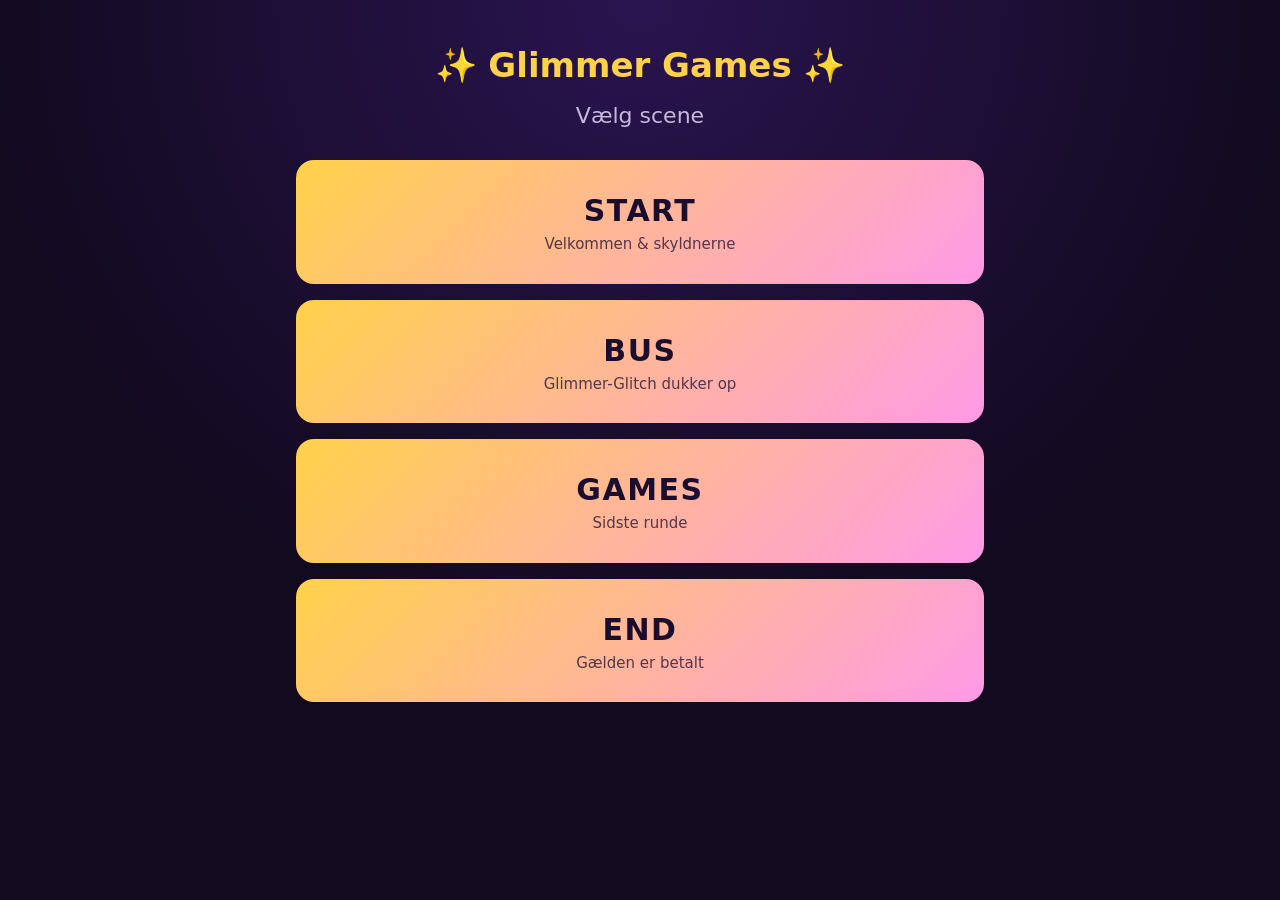
<file: index.html>
<!doctype html>
<html lang="da">
<head>
<meta charset="utf-8">
<meta name="viewport" content="width=device-width, initial-scale=1">
<title>Glimmer Games</title>
<link rel="stylesheet" href="style.css">
</head>
<body>
<main>
  <h1>✨ Glimmer Games ✨</h1>
  <p class="sub">Vælg scene</p>
  <nav class="menu">
    <a href="start.html">Start <small>Velkommen &amp; skyldnerne</small></a>
    <a href="bus.html">Bus <small>Glimmer-Glitch dukker op</small></a>
    <a href="games.html">Games <small>Sidste runde</small></a>
    <a href="end.html">End <small>Gælden er betalt</small></a>
  </nav>
</main>
</body>
</html>
</file>
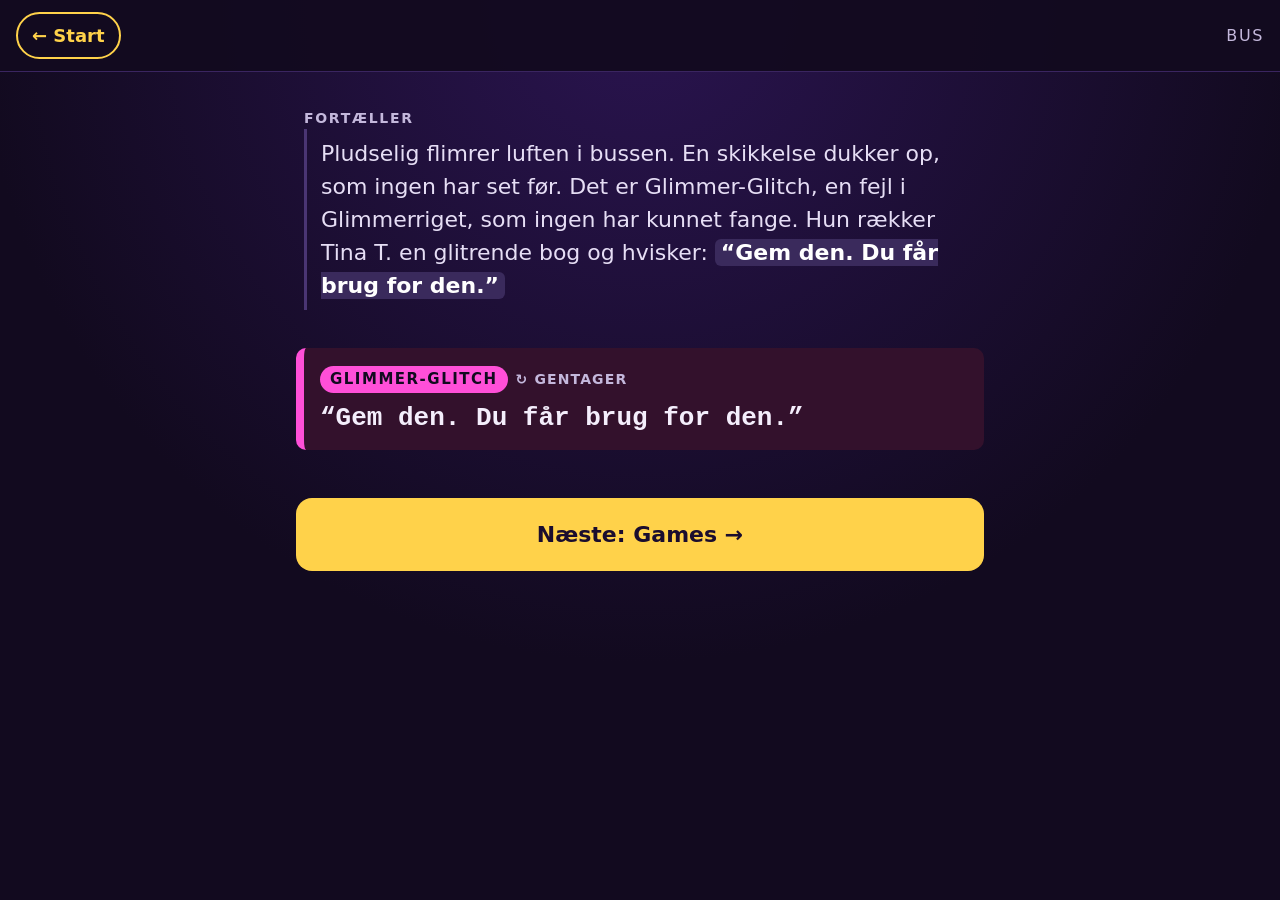
<file: bus.html>
<!doctype html>
<html lang="da">
<head>
<meta charset="utf-8">
<meta name="viewport" content="width=device-width, initial-scale=1">
<title>Bus – Glimmer Games</title>
<link rel="stylesheet" href="style.css">
</head>
<body>
<div class="topbar"><a href="index.html">← Start</a><span>Bus</span></div>
<main>
  <div class="narrator">
    <span class="who">Fortæller</span>
    <p>Pludselig flimrer luften i bussen. En skikkelse dukker op, som ingen har set før. Det er Glimmer-Glitch, en fejl i Glimmerriget, som ingen har kunnet fange. Hun rækker Tina T. en glitrende bog og hvisker: <span class="q">“Gem den. Du får brug for den.”</span></p>
  </div>

  <div class="line glitch">
    <span class="who">Glimmer-Glitch</span><span class="echo">↻ gentager</span>
    <p>“Gem den. Du får brug for den.”</p>
  </div>

  <a class="next" href="games.html">Næste: Games →</a>
</main>
</body>
</html>
</file>
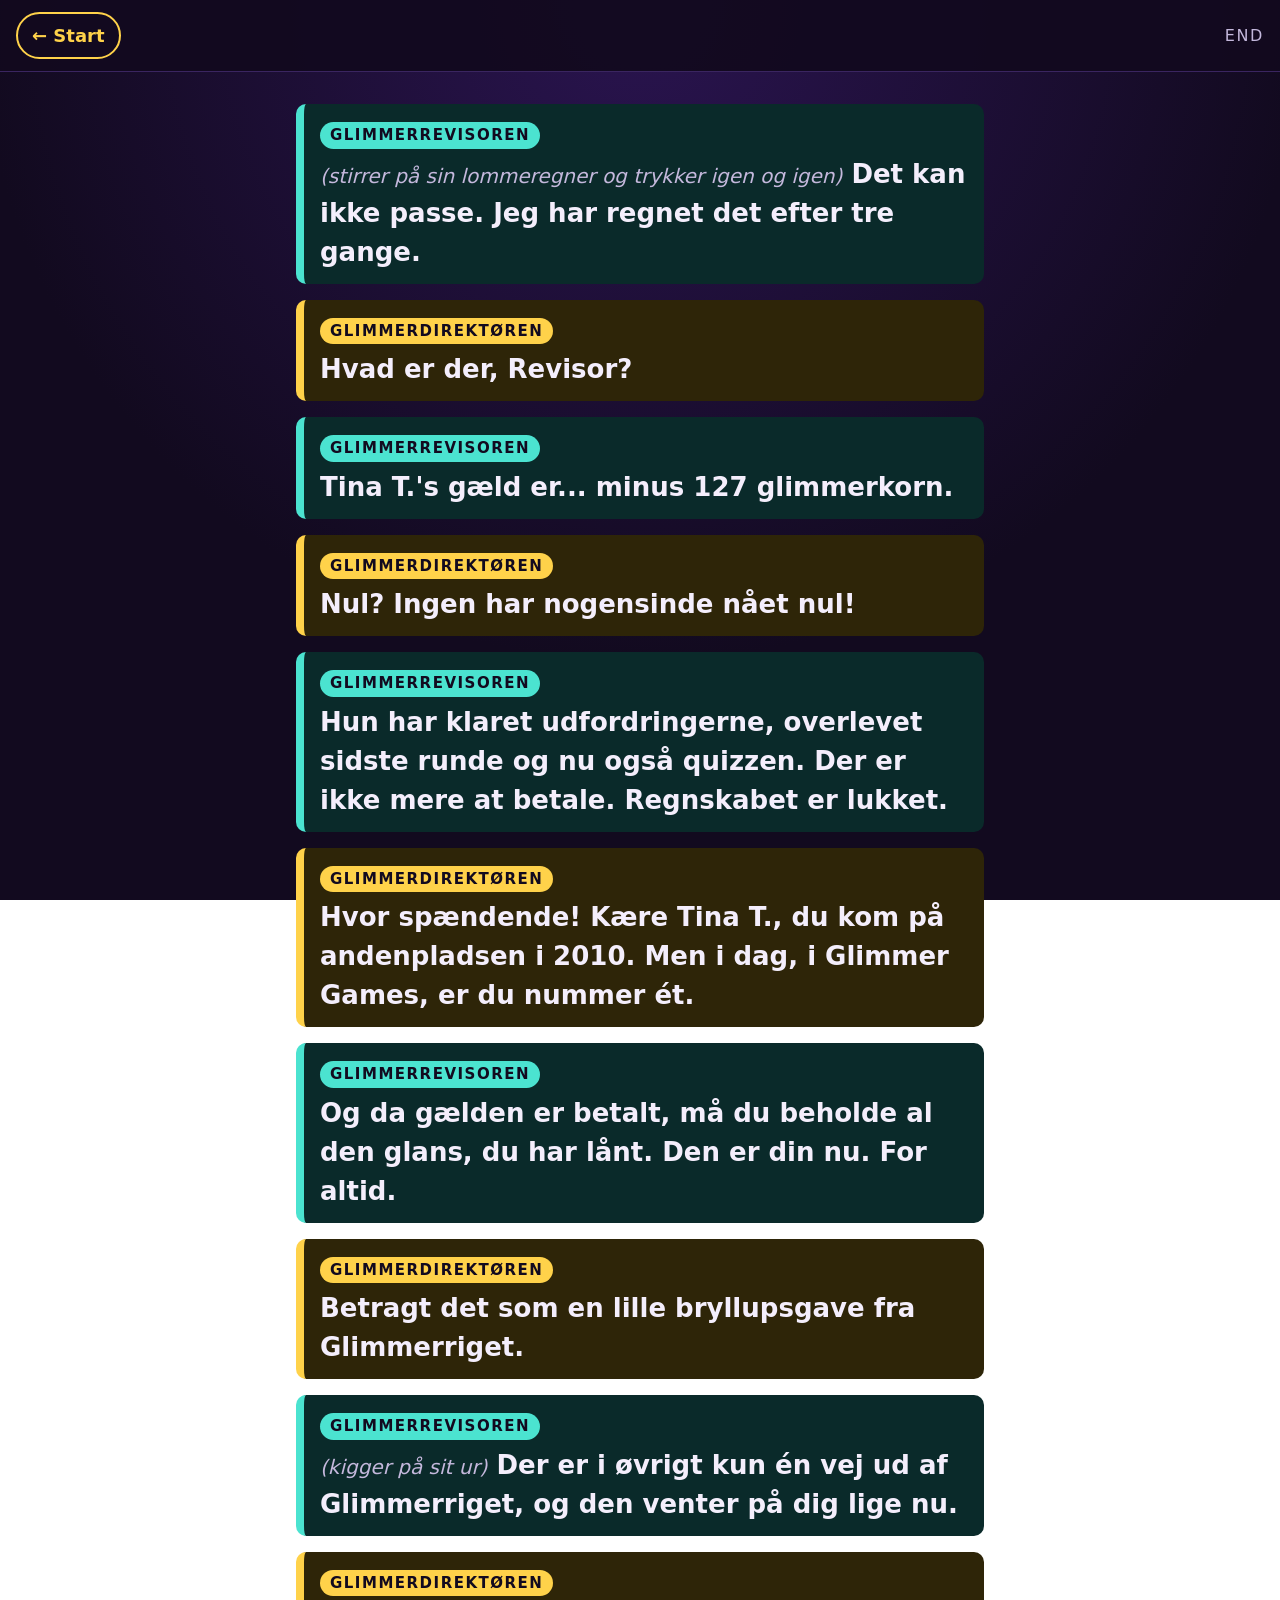
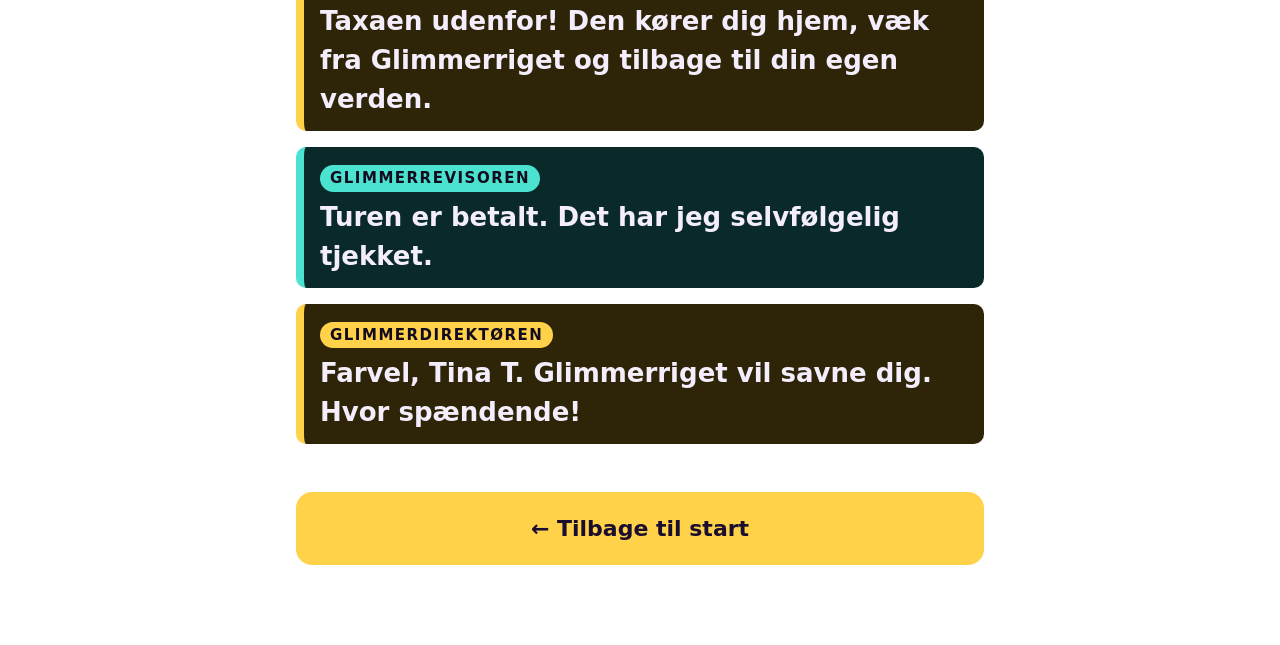
<file: end.html>
<!doctype html>
<html lang="da">
<head>
<meta charset="utf-8">
<meta name="viewport" content="width=device-width, initial-scale=1">
<title>End – Glimmer Games</title>
<link rel="stylesheet" href="style.css">
</head>
<body>
<div class="topbar"><a href="index.html">← Start</a><span>End</span></div>
<main>
  <div class="line revisor"><span class="who">Glimmerrevisoren</span><p><span class="dir">(stirrer på sin lommeregner og trykker igen og igen)</span> Det kan ikke passe. Jeg har regnet det efter tre gange.</p></div>
  <div class="line direktor"><span class="who">Glimmerdirektøren</span><p>Hvad er der, Revisor?</p></div>
  <div class="line revisor"><span class="who">Glimmerrevisoren</span><p>Tina T.'s gæld er... minus 127 glimmerkorn.</p></div>
  <div class="line direktor"><span class="who">Glimmerdirektøren</span><p>Nul? Ingen har nogensinde nået nul!</p></div>
  <div class="line revisor"><span class="who">Glimmerrevisoren</span><p>Hun har klaret udfordringerne, overlevet sidste runde og nu også quizzen. Der er ikke mere at betale. Regnskabet er lukket.</p></div>
  <div class="line direktor"><span class="who">Glimmerdirektøren</span><p>Hvor spændende! Kære Tina T., du kom på andenpladsen i 2010. Men i dag, i Glimmer Games, er du nummer ét.</p></div>
  <div class="line revisor"><span class="who">Glimmerrevisoren</span><p>Og da gælden er betalt, må du beholde al den glans, du har lånt. Den er din nu. For altid.</p></div>
  <div class="line direktor"><span class="who">Glimmerdirektøren</span><p>Betragt det som en lille bryllupsgave fra Glimmerriget.</p></div>
  <div class="line revisor"><span class="who">Glimmerrevisoren</span><p><span class="dir">(kigger på sit ur)</span> Der er i øvrigt kun én vej ud af Glimmerriget, og den venter på dig lige nu.</p></div>
  <div class="line direktor"><span class="who">Glimmerdirektøren</span><p>Taxaen udenfor! Den kører dig hjem, væk fra Glimmerriget og tilbage til din egen verden.</p></div>
  <div class="line revisor"><span class="who">Glimmerrevisoren</span><p>Turen er betalt. Det har jeg selvfølgelig tjekket.</p></div>
  <div class="line direktor"><span class="who">Glimmerdirektøren</span><p>Farvel, Tina T. Glimmerriget vil savne dig. Hvor spændende!</p></div>

  <a class="next" href="index.html">← Tilbage til start</a>
</main>
</body>
</html>
</file>
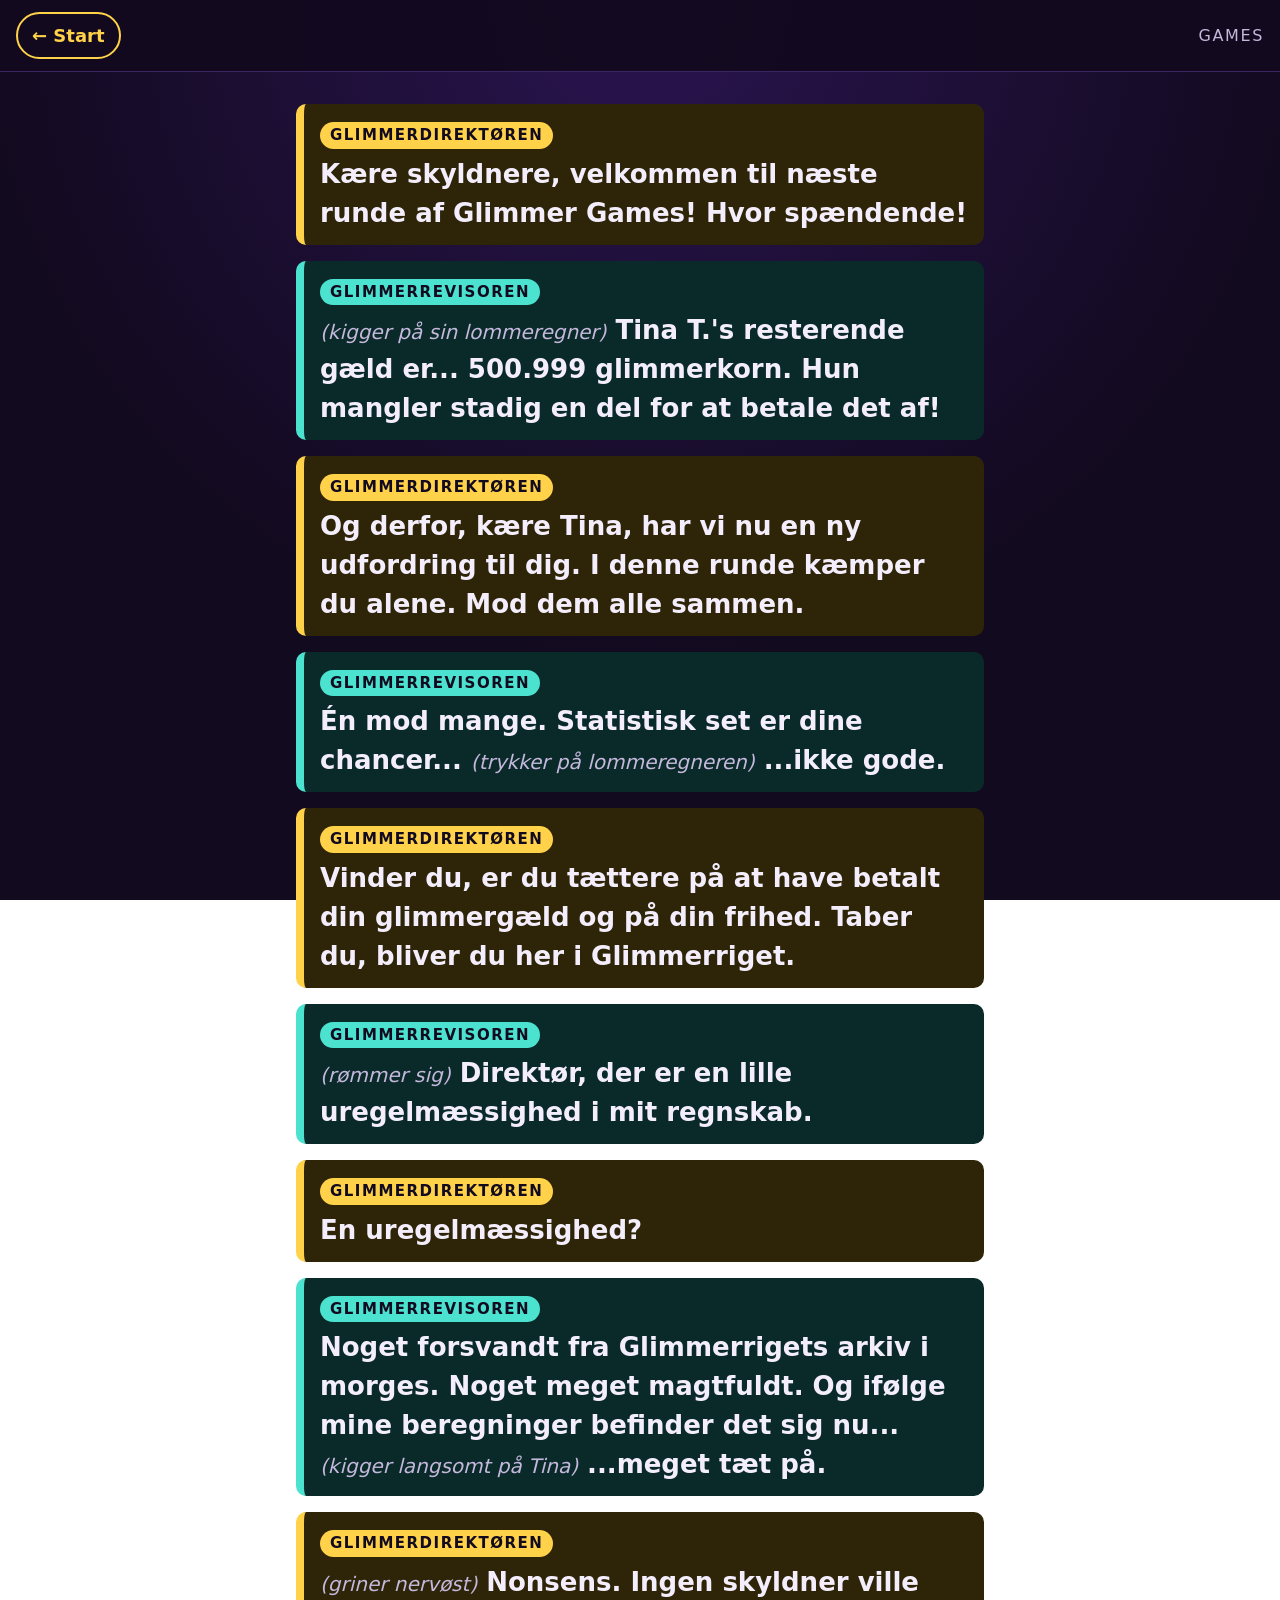
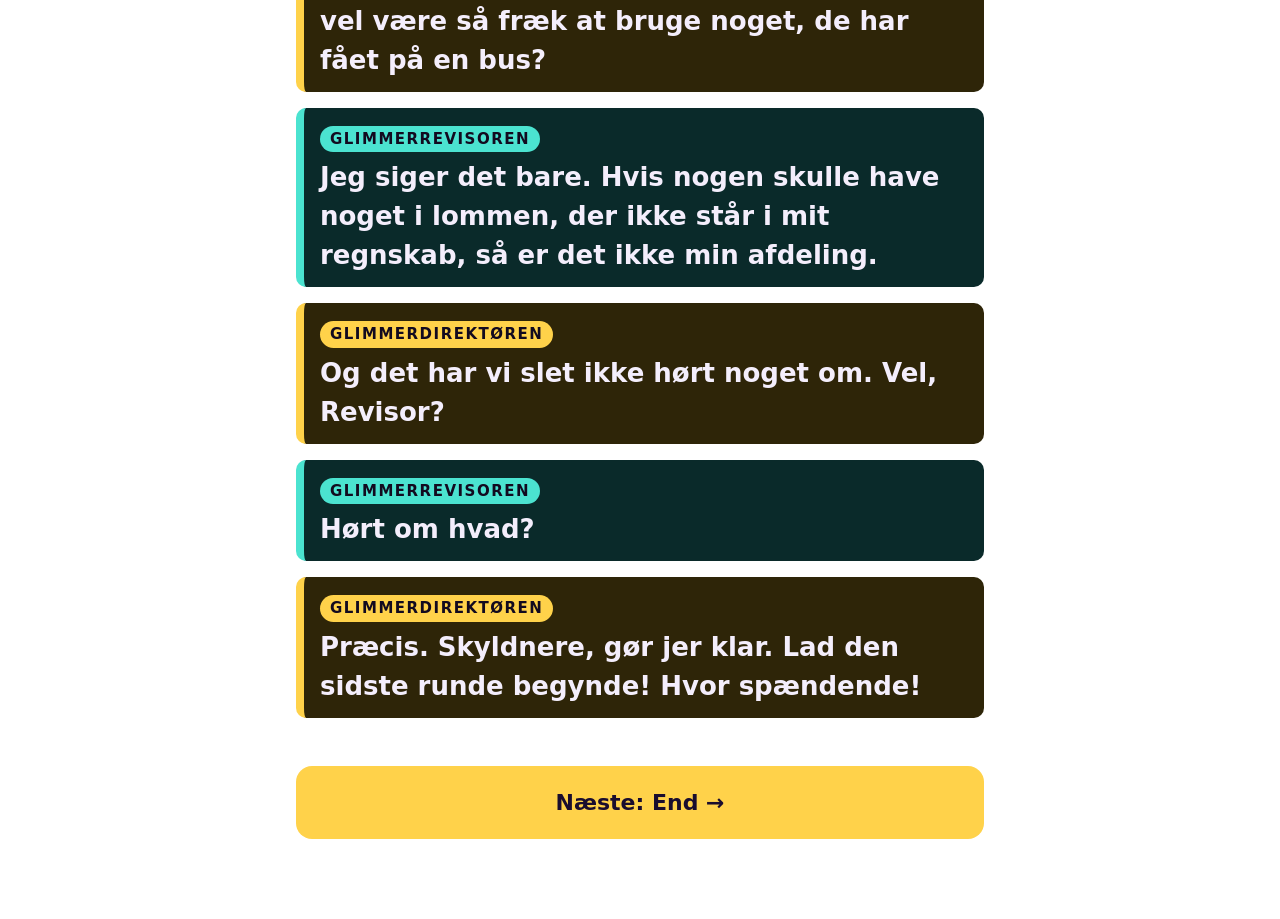
<file: games.html>
<!doctype html>
<html lang="da">
<head>
<meta charset="utf-8">
<meta name="viewport" content="width=device-width, initial-scale=1">
<title>Games – Glimmer Games</title>
<link rel="stylesheet" href="style.css">
</head>
<body>
<div class="topbar"><a href="index.html">← Start</a><span>Games</span></div>
<main>
  <div class="line direktor"><span class="who">Glimmerdirektøren</span><p>Kære skyldnere, velkommen til næste runde af Glimmer Games! Hvor spændende!</p></div>
  <div class="line revisor"><span class="who">Glimmerrevisoren</span><p><span class="dir">(kigger på sin lommeregner)</span> Tina T.'s resterende gæld er... 500.999 glimmerkorn. Hun mangler stadig en del for at betale det af!</p></div>
  <div class="line direktor"><span class="who">Glimmerdirektøren</span><p>Og derfor, kære Tina, har vi nu en ny udfordring til dig. I denne runde kæmper du alene. Mod dem alle sammen.</p></div>
  <div class="line revisor"><span class="who">Glimmerrevisoren</span><p>Én mod mange. Statistisk set er dine chancer... <span class="dir">(trykker på lommeregneren)</span> ...ikke gode.</p></div>
  <div class="line direktor"><span class="who">Glimmerdirektøren</span><p>Vinder du, er du tættere på at have betalt din glimmergæld og på din frihed. Taber du, bliver du her i Glimmerriget.</p></div>
  <div class="line revisor"><span class="who">Glimmerrevisoren</span><p><span class="dir">(rømmer sig)</span> Direktør, der er en lille uregelmæssighed i mit regnskab.</p></div>
  <div class="line direktor"><span class="who">Glimmerdirektøren</span><p>En uregelmæssighed?</p></div>
  <div class="line revisor"><span class="who">Glimmerrevisoren</span><p>Noget forsvandt fra Glimmerrigets arkiv i morges. Noget meget magtfuldt. Og ifølge mine beregninger befinder det sig nu... <span class="dir">(kigger langsomt på Tina)</span> ...meget tæt på.</p></div>
  <div class="line direktor"><span class="who">Glimmerdirektøren</span><p><span class="dir">(griner nervøst)</span> Nonsens. Ingen skyldner ville vel være så fræk at bruge noget, de har fået på en bus?</p></div>
  <div class="line revisor"><span class="who">Glimmerrevisoren</span><p>Jeg siger det bare. Hvis nogen skulle have noget i lommen, der ikke står i mit regnskab, så er det ikke min afdeling.</p></div>
  <div class="line direktor"><span class="who">Glimmerdirektøren</span><p>Og det har vi slet ikke hørt noget om. Vel, Revisor?</p></div>
  <div class="line revisor"><span class="who">Glimmerrevisoren</span><p>Hørt om hvad?</p></div>
  <div class="line direktor"><span class="who">Glimmerdirektøren</span><p>Præcis. Skyldnere, gør jer klar. Lad den sidste runde begynde! Hvor spændende!</p></div>

  <a class="next" href="end.html">Næste: End →</a>
</main>
</body>
</html>
</file>
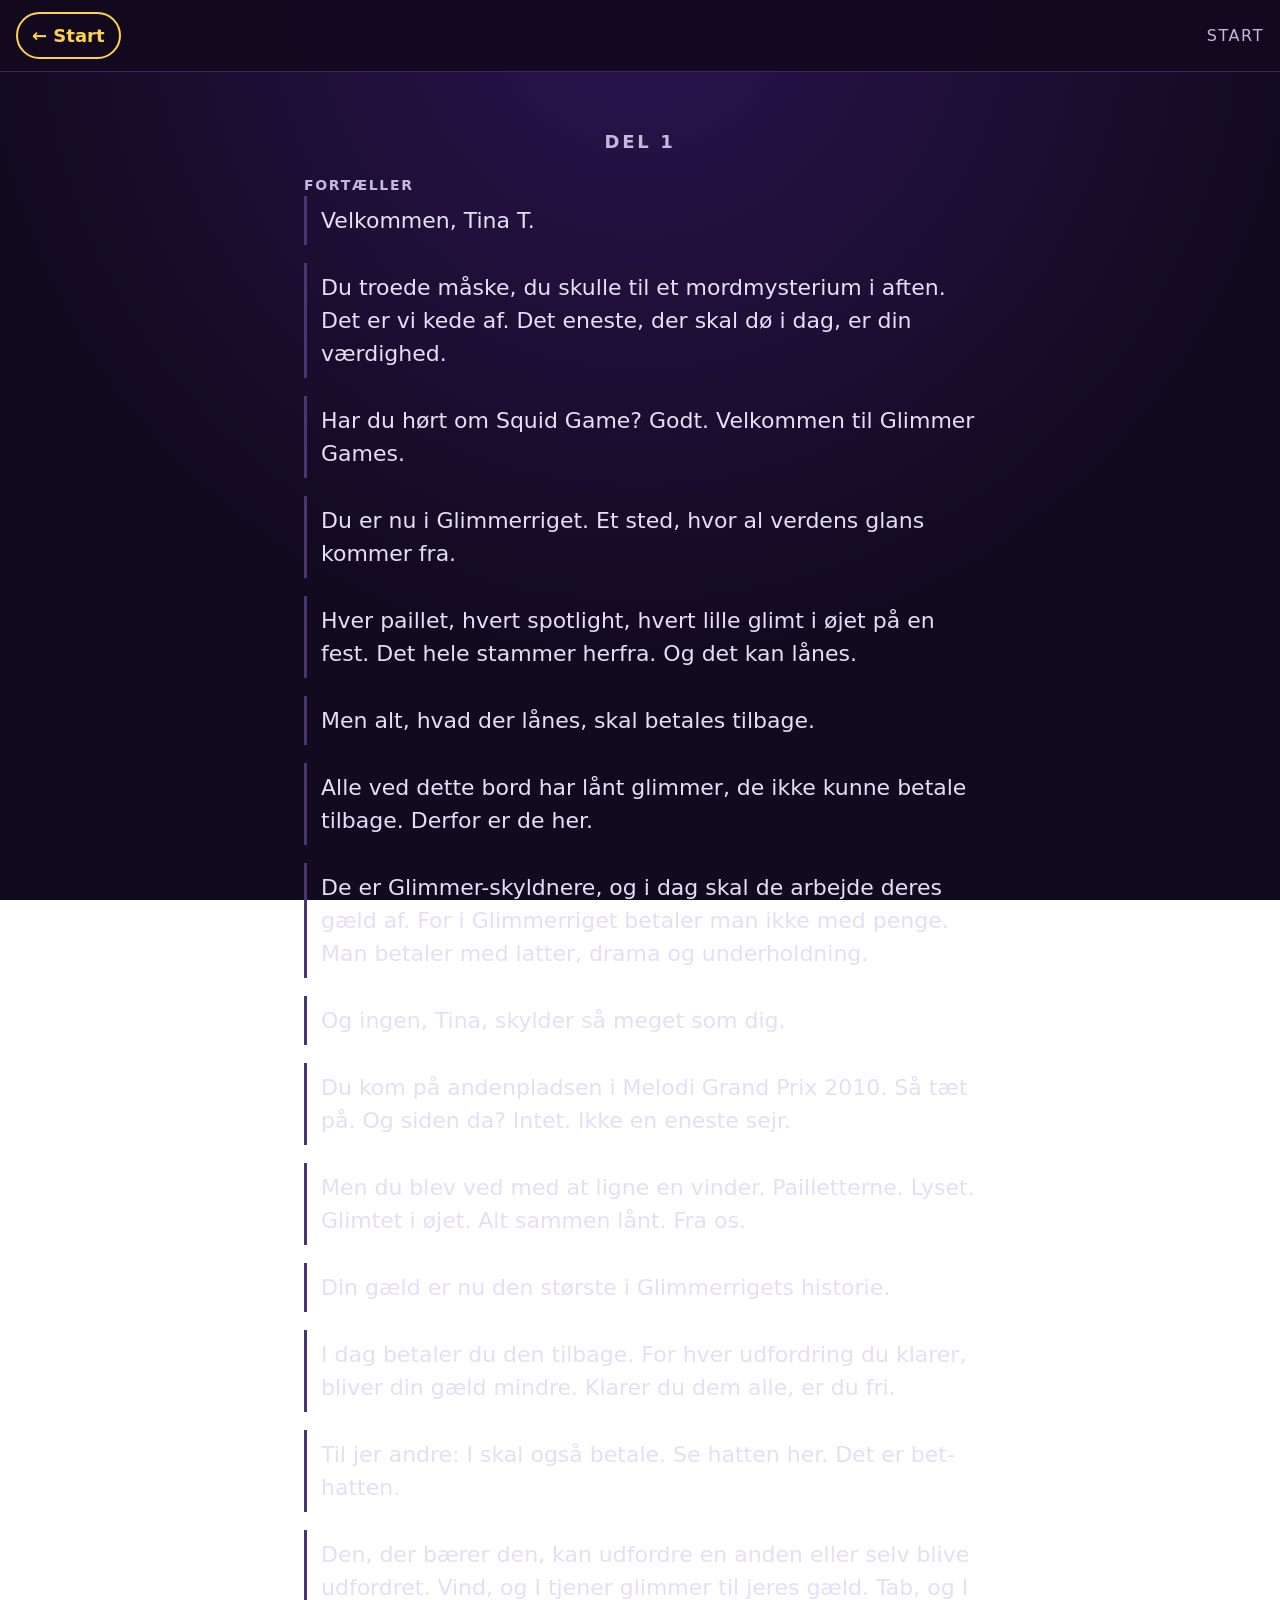
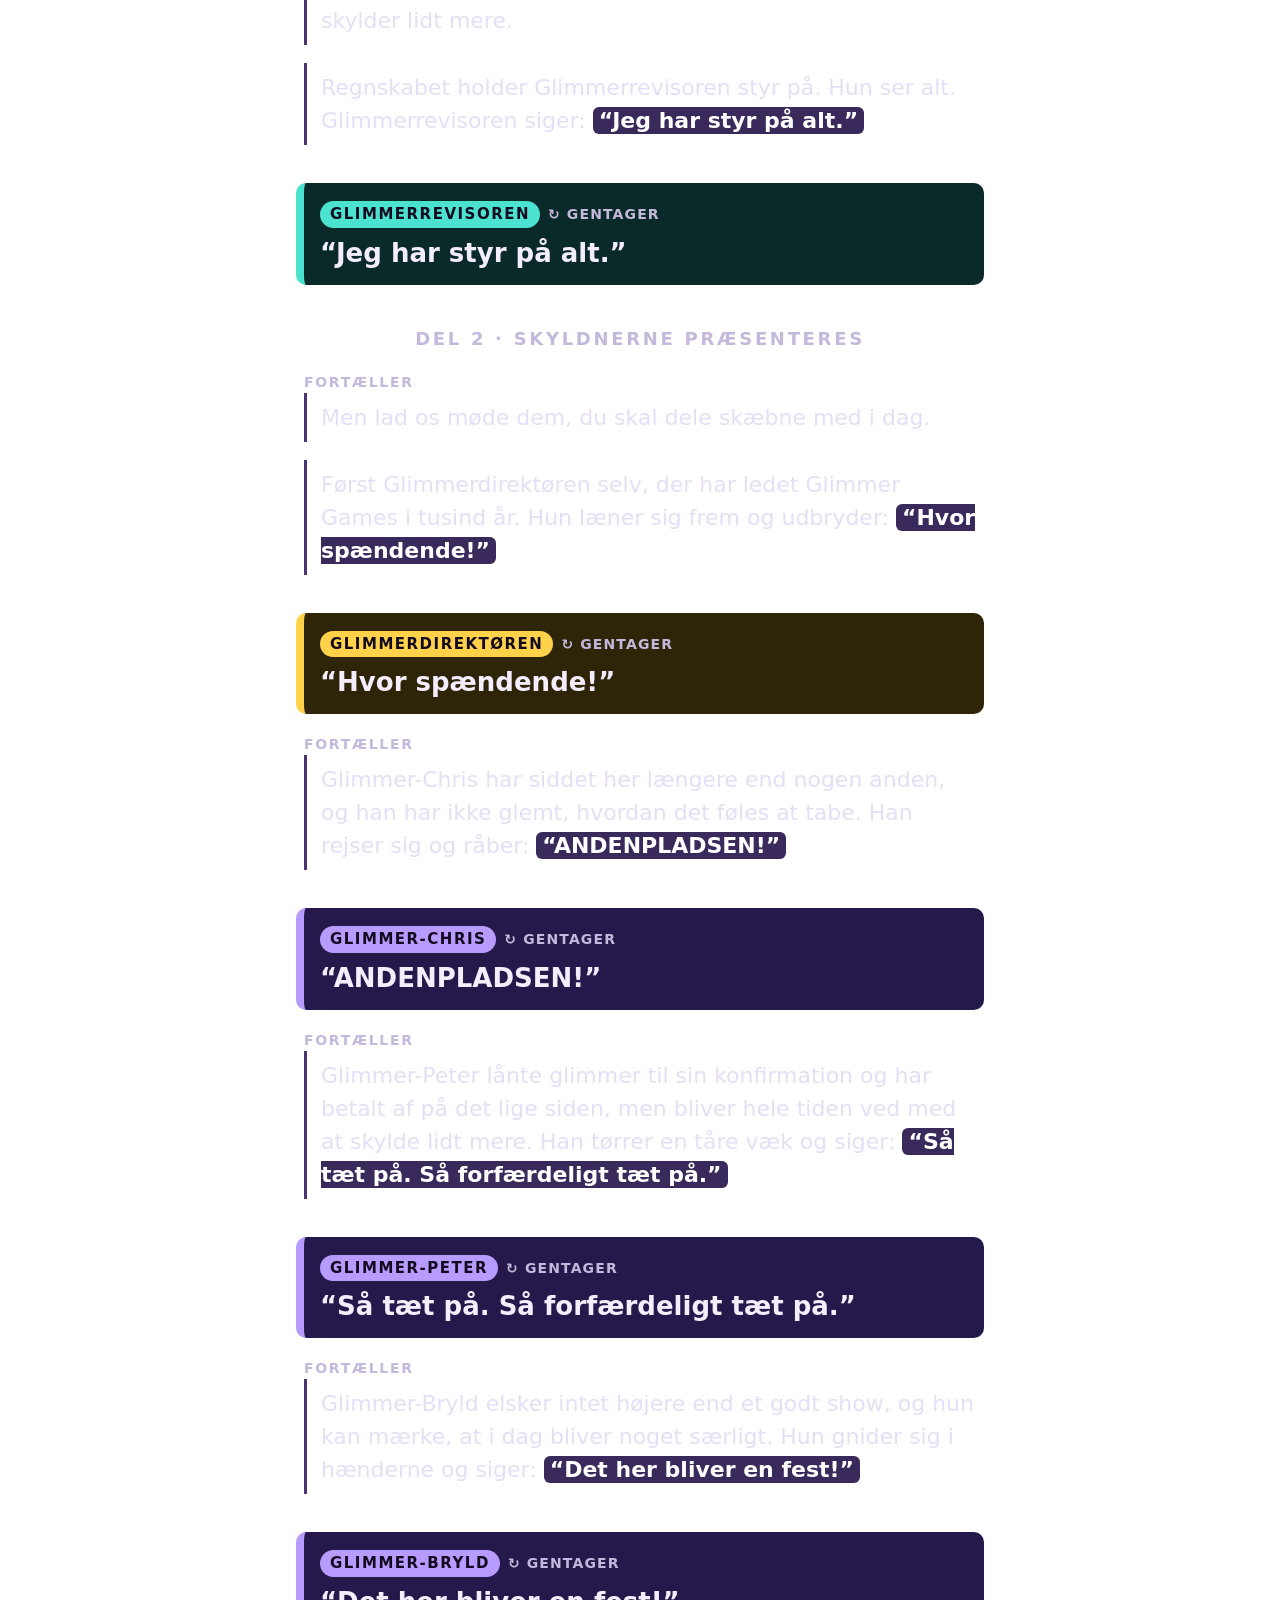
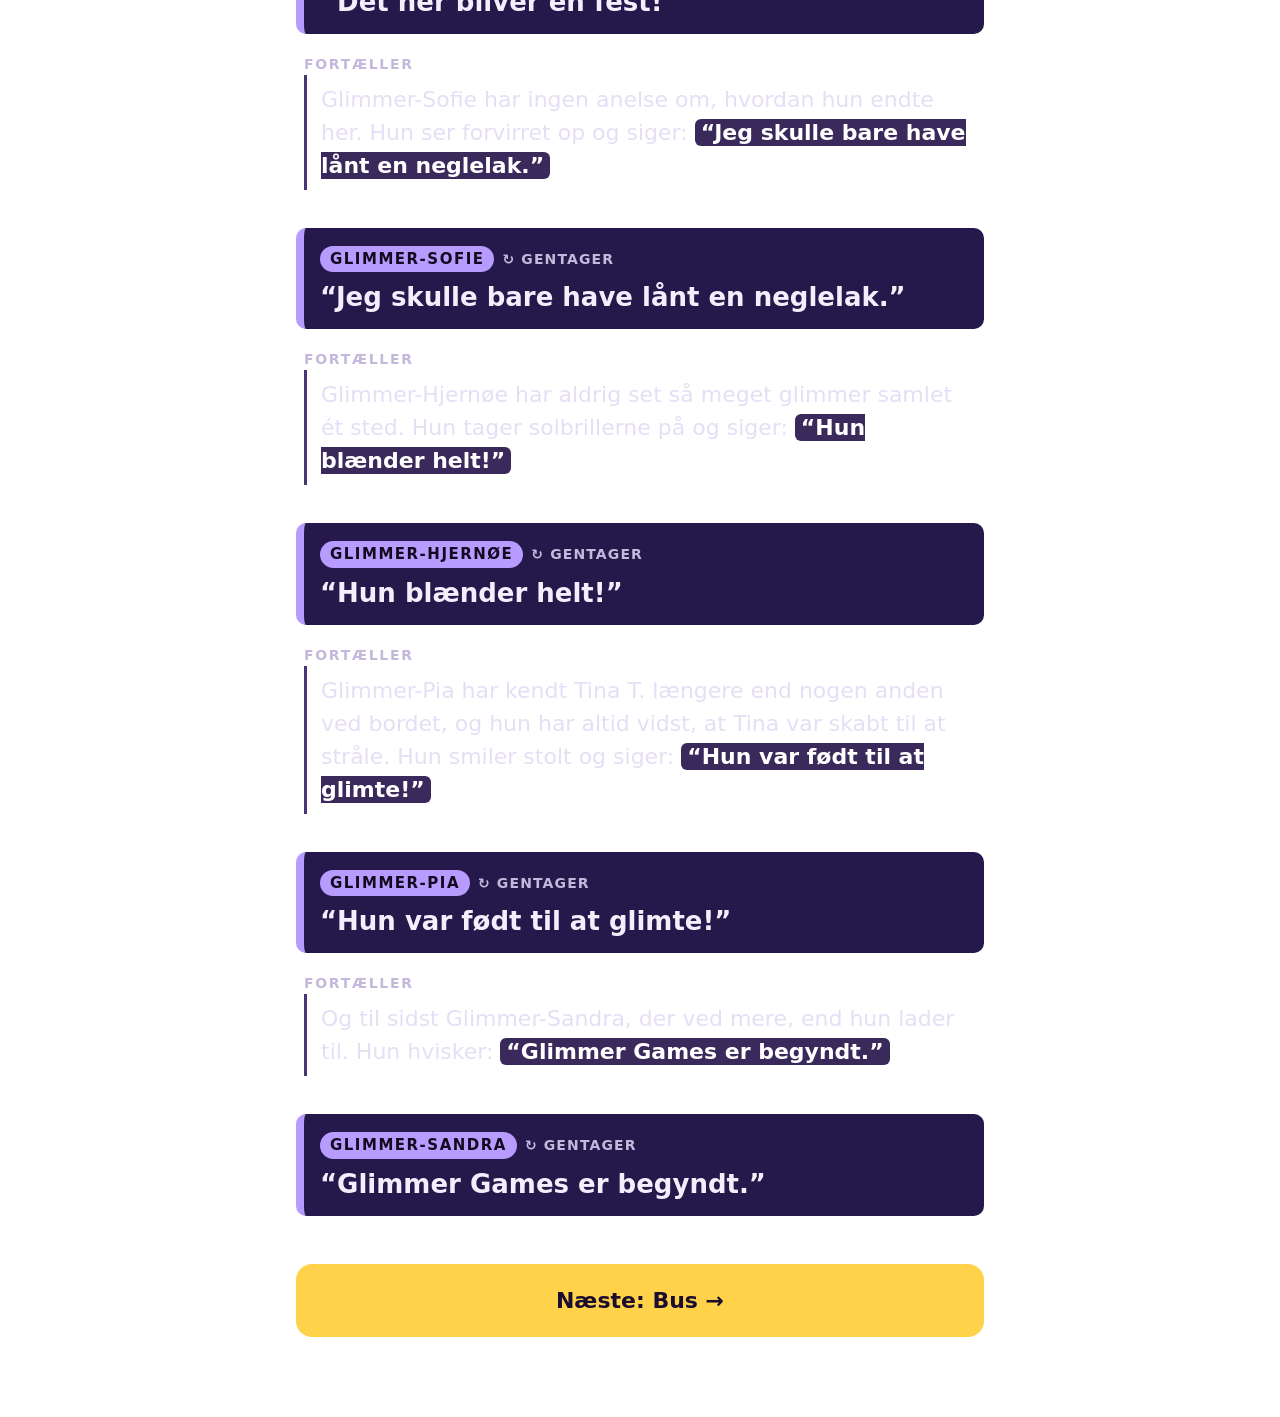
<file: start.html>
<!doctype html>
<html lang="da">
<head>
<meta charset="utf-8">
<meta name="viewport" content="width=device-width, initial-scale=1">
<title>Start – Glimmer Games</title>
<link rel="stylesheet" href="style.css">
</head>
<body>
<div class="topbar"><a href="index.html">← Start</a><span>Start</span></div>
<main>
  <h2>Del 1</h2>

  <div class="narrator">
    <span class="who">Fortæller</span>
    <p>Velkommen, Tina T.</p>
    <p>Du troede måske, du skulle til et mordmysterium i aften. Det er vi kede af. Det eneste, der skal dø i dag, er din værdighed.</p>
    <p>Har du hørt om Squid Game? Godt. Velkommen til Glimmer Games.</p>
    <p>Du er nu i Glimmerriget. Et sted, hvor al verdens glans kommer fra.</p>
    <p>Hver paillet, hvert spotlight, hvert lille glimt i øjet på en fest. Det hele stammer herfra. Og det kan lånes.</p>
    <p>Men alt, hvad der lånes, skal betales tilbage.</p>
    <p>Alle ved dette bord har lånt glimmer, de ikke kunne betale tilbage. Derfor er de her.</p>
    <p>De er Glimmer-skyldnere, og i dag skal de arbejde deres gæld af. For i Glimmerriget betaler man ikke med penge. Man betaler med latter, drama og underholdning.</p>
    <p>Og ingen, Tina, skylder så meget som dig.</p>
    <p>Du kom på andenpladsen i Melodi Grand Prix 2010. Så tæt på. Og siden da? Intet. Ikke en eneste sejr.</p>
    <p>Men du blev ved med at ligne en vinder. Pailletterne. Lyset. Glimtet i øjet. Alt sammen lånt. Fra os.</p>
    <p>Din gæld er nu den største i Glimmerrigets historie.</p>
    <p>I dag betaler du den tilbage. For hver udfordring du klarer, bliver din gæld mindre. Klarer du dem alle, er du fri.</p>
    <p>Til jer andre: I skal også betale. Se hatten her. Det er bet-hatten.</p>
    <p>Den, der bærer den, kan udfordre en anden eller selv blive udfordret. Vind, og I tjener glimmer til jeres gæld. Tab, og I skylder lidt mere.</p>
    <p>Regnskabet holder Glimmerrevisoren styr på. Hun ser alt. Glimmerrevisoren siger: <span class="q">“Jeg har styr på alt.”</span></p>
  </div>

  <div class="line revisor">
    <span class="who">Glimmerrevisoren</span><span class="echo">↻ gentager</span>
    <p>“Jeg har styr på alt.”</p>
  </div>

  <h2>Del 2 · Skyldnerne præsenteres</h2>

  <div class="narrator">
    <span class="who">Fortæller</span>
    <p>Men lad os møde dem, du skal dele skæbne med i dag.</p>
    <p>Først Glimmerdirektøren selv, der har ledet Glimmer Games i tusind år. Hun læner sig frem og udbryder: <span class="q">“Hvor spændende!”</span></p>
  </div>
  <div class="line direktor"><span class="who">Glimmerdirektøren</span><span class="echo">↻ gentager</span><p>“Hvor spændende!”</p></div>

  <div class="narrator">
    <span class="who">Fortæller</span>
    <p>Glimmer-Chris har siddet her længere end nogen anden, og han har ikke glemt, hvordan det føles at tabe. Han rejser sig og råber: <span class="q">“ANDENPLADSEN!”</span></p>
  </div>
  <div class="line guest"><span class="who">Glimmer-Chris</span><span class="echo">↻ gentager</span><p>“ANDENPLADSEN!”</p></div>

  <div class="narrator">
    <span class="who">Fortæller</span>
    <p>Glimmer-Peter lånte glimmer til sin konfirmation og har betalt af på det lige siden, men bliver hele tiden ved med at skylde lidt mere. Han tørrer en tåre væk og siger: <span class="q">“Så tæt på. Så forfærdeligt tæt på.”</span></p>
  </div>
  <div class="line guest"><span class="who">Glimmer-Peter</span><span class="echo">↻ gentager</span><p>“Så tæt på. Så forfærdeligt tæt på.”</p></div>

  <div class="narrator">
    <span class="who">Fortæller</span>
    <p>Glimmer-Bryld elsker intet højere end et godt show, og hun kan mærke, at i dag bliver noget særligt. Hun gnider sig i hænderne og siger: <span class="q">“Det her bliver en fest!”</span></p>
  </div>
  <div class="line guest"><span class="who">Glimmer-Bryld</span><span class="echo">↻ gentager</span><p>“Det her bliver en fest!”</p></div>

  <div class="narrator">
    <span class="who">Fortæller</span>
    <p>Glimmer-Sofie har ingen anelse om, hvordan hun endte her. Hun ser forvirret op og siger: <span class="q">“Jeg skulle bare have lånt en neglelak.”</span></p>
  </div>
  <div class="line guest"><span class="who">Glimmer-Sofie</span><span class="echo">↻ gentager</span><p>“Jeg skulle bare have lånt en neglelak.”</p></div>

  <div class="narrator">
    <span class="who">Fortæller</span>
    <p>Glimmer-Hjernøe har aldrig set så meget glimmer samlet ét sted. Hun tager solbrillerne på og siger: <span class="q">“Hun blænder helt!”</span></p>
  </div>
  <div class="line guest"><span class="who">Glimmer-Hjernøe</span><span class="echo">↻ gentager</span><p>“Hun blænder helt!”</p></div>

  <div class="narrator">
    <span class="who">Fortæller</span>
    <p>Glimmer-Pia har kendt Tina T. længere end nogen anden ved bordet, og hun har altid vidst, at Tina var skabt til at stråle. Hun smiler stolt og siger: <span class="q">“Hun var født til at glimte!”</span></p>
  </div>
  <div class="line guest"><span class="who">Glimmer-Pia</span><span class="echo">↻ gentager</span><p>“Hun var født til at glimte!”</p></div>

  <div class="narrator">
    <span class="who">Fortæller</span>
    <p>Og til sidst Glimmer-Sandra, der ved mere, end hun lader til. Hun hvisker: <span class="q">“Glimmer Games er begyndt.”</span></p>
  </div>
  <div class="line guest"><span class="who">Glimmer-Sandra</span><span class="echo">↻ gentager</span><p>“Glimmer Games er begyndt.”</p></div>

  <a class="next" href="bus.html">Næste: Bus →</a>
</main>
</body>
</html>
</file>
<file: style.css>
:root {
  --bg: #120a1f;
  --card: #1e1233;
  --direktor-bg: #2e2508;
  --revisor-bg: #0a2a2a;
  --glitch-bg: #33112c;
  --guest-bg: #24194a;
  --text: #f4eefc;
  --muted: #c4b8dc;
  --narrator: #e6def5;
  --direktor: #ffd24a;
  --revisor: #4be3d0;
  --glitch: #ff4fd8;
  --guest: #b79bff;
}
* { box-sizing: border-box; }
html { -webkit-text-size-adjust: 100%; }
body {
  margin: 0;
  background: radial-gradient(circle at top, #2a1450 0, var(--bg) 60%) fixed;
  color: var(--text);
  font-family: system-ui, -apple-system, "Segoe UI", Roboto, sans-serif;
  font-size: 22px;
  line-height: 1.5;
}
.topbar {
  position: sticky; top: 0; z-index: 10;
  display: flex; justify-content: space-between; align-items: center;
  padding: 12px 16px;
  background: rgba(18, 10, 31, .95);
  border-bottom: 1px solid #3a2560;
}
.topbar a {
  color: var(--direktor); text-decoration: none; font-weight: 700;
  padding: 8px 14px; border: 2px solid var(--direktor); border-radius: 999px;
  font-size: 18px;
}
.topbar span { color: var(--muted); font-size: 16px; text-transform: uppercase; letter-spacing: .1em; }
main { max-width: 720px; margin: 0 auto; padding: 16px 16px 80px; }
h1 { font-size: 34px; text-align: center; margin: 24px 0 8px; color: var(--direktor); }
h2 {
  font-size: 18px; text-transform: uppercase; letter-spacing: .15em;
  color: var(--muted); margin: 40px 0 12px; text-align: center;
}
.sub { text-align: center; color: var(--muted); margin: 0 0 28px; }

/* Index menu */
.menu { display: grid; gap: 16px; margin-top: 24px; }
.menu a {
  display: block; padding: 28px 20px; text-align: center; text-decoration: none;
  font-size: 30px; font-weight: 800; letter-spacing: .05em; text-transform: uppercase;
  color: #1a0d2e; background: linear-gradient(135deg, #ffd24a, #ff9ae8);
  border-radius: 18px;
}
.menu a small { display: block; font-size: 15px; font-weight: 500; letter-spacing: 0; text-transform: none; opacity: .75; }

/* Dialogue */
.line { margin: 16px 0; padding: 12px 16px; border-left: 8px solid; border-radius: 10px; background: var(--card); }
.line .who { display: inline-block; font-size: 15px; font-weight: 800; text-transform: uppercase; letter-spacing: .1em; margin-bottom: 6px; padding: 2px 10px; border-radius: 999px; color: #120a1f !important; }
.line p { margin: 0; font-size: 26px; font-weight: 600; }
.dir { color: var(--muted); font-style: italic; font-size: 20px; font-weight: 400; }
.direktor { border-color: var(--direktor); background: var(--direktor-bg); } .direktor .who { background: var(--direktor); }
.revisor { border-color: var(--revisor); background: var(--revisor-bg); } .revisor .who { background: var(--revisor); }
.glitch { border-color: var(--glitch); background: var(--glitch-bg); } .glitch .who { background: var(--glitch); }
.glitch p { font-family: "Courier New", monospace; }
.guest { border-color: var(--guest); background: var(--guest-bg); } .guest .who { background: var(--guest); }

.narrator { margin: 16px 0; padding: 4px 8px; color: var(--narrator); }
.narrator .who { display: block; font-size: 14px; font-weight: 700; text-transform: uppercase; letter-spacing: .12em; color: var(--muted); }
.narrator p {
  margin: 0 0 18px; padding: 8px 0 8px 14px;
  border-left: 3px solid #4a3573;
  font-size: 22px; font-weight: 400;
}

.next { display: block; margin-top: 48px; padding: 20px; text-align: center; text-decoration: none; font-size: 22px; font-weight: 800; color: #1a0d2e; background: var(--direktor); border-radius: 16px; }

/* Narrator says it first, character repeats */
.q { color: #fff; font-weight: 700; background: #3a2a5c; padding: 1px 6px; border-radius: 6px; }
.echo { display: inline-block; margin-left: 8px; font-size: 14px; font-weight: 700; color: var(--muted); text-transform: uppercase; letter-spacing: .08em; }
</file>
